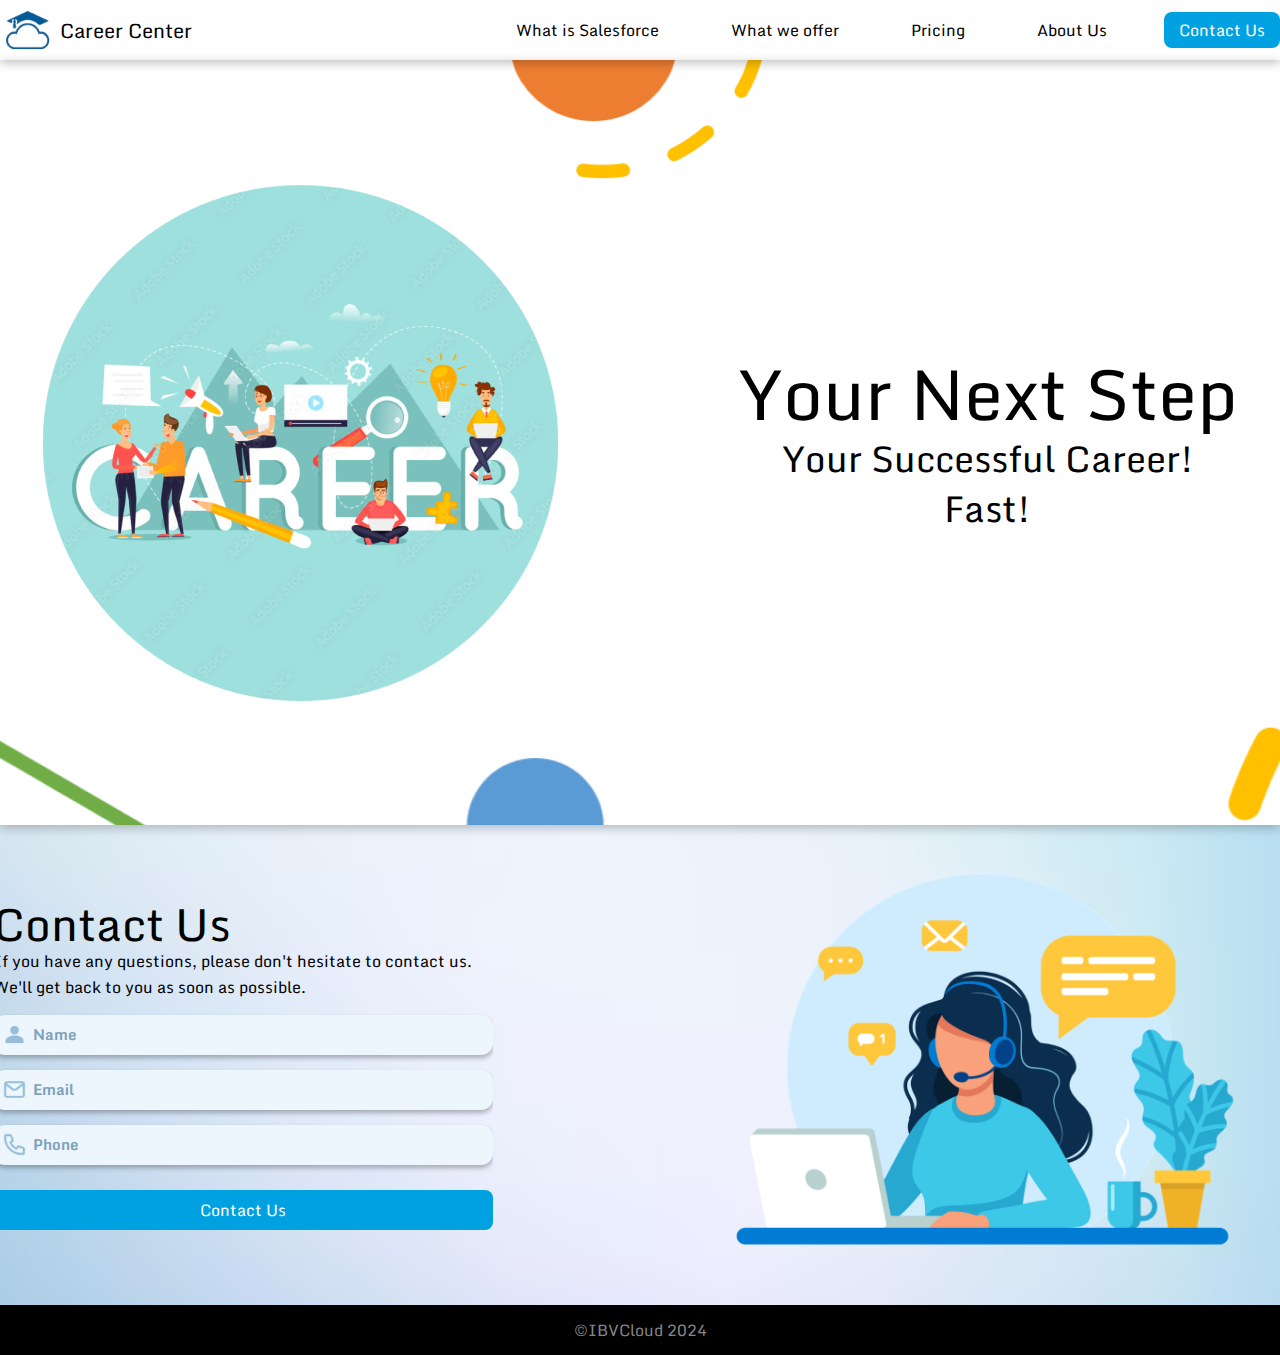
<file: index.html>
<!DOCTYPE html>
<html lang="en">
<head>
    <meta charset="UTF-8">
    <meta name="viewport" content="width=device-width, initial-scale=1.0">
    <title>Career Center | Home</title>
    <link rel="stylesheet" href="/style.css">
    <link href="https://fonts.googleapis.com/css2?family=Inter:wght@100&family=Monda:wght@400;700&display=swap" rel="stylesheet">
    <link rel="icon" type="image/png" href="/image/headerSiteLogo.png">
</head>
<body>
    <div class="homeContent">
        <div class="homePage">
            <div class="header">
                <div class="header_content">
                    <div class="header_logo">
                        <a href="/index.html" class="logo_link">
                            <img class="header_logo_icon" src="/image/headerSiteLogo.png" alt="Career Center Logo">
                            <span>Career Center</span>
                        </a>
                    </div>
                    <div class="header_navigationMenu">
                        <a href="/whatIsSalesforce.html" class="navigation_button">What is Salesforce</a>
                        <a href="/whatWeOffer.html" class="navigation_button">What we offer</a>
                        <a href="/pricing.html" class="navigation_button">Pricing</a>
                        <a href="/aboutUs.html" class="navigation_button">About Us</a>
                        <a href="#contactUsSection" class="navigation_button contact_us">Contact Us</a>
                    </div>  
                </div>
            </div>
            <div class="homePageContent">
                <img class="homePage_Logo" src="/image/homePageCareerIMG.png" alt="Career image">
                <div class="homeContent_Heading">
                    <div class="homeContent_Title">Your Next Step</div>
                    <div class="homeContent_Subtitle">Your Successful Career!</div>
                    <div class="homeContent_Subtitle">Fast!</div>
                <img class="sideMenu_homePage_Logo" src="/image/homePageCareerIMG.png" alt="Career image">
                </div>
            </div>
            <div class="contactUsForm" id="contactUsSection">
                <img class="sideMenu_contactUs_img" src="/image/ContactUsIcon.png" alt="Contact Us Icon">
                <div class="contactUsElement">
                    <div class="contactUs_Section">
                        <div class="contactUs_Title">Contact Us</div>
                        <div class="contactUs_Subtitle">If you have any questions, please don't hesitate to contact us. We'll get back to you as soon as possible.</div>
                        <form id="contactForm" action="https://api.web3forms.com/submit" method="POST">
                            <input type="hidden" name="access_key" value="4ecc26ee-fc57-48d5-bc95-fe5454afaef9">
                            <div class="contactUs_Input">
                                <div class="contactUs_Form">
                                    <img class="inputFotm_img" src="/image/contactName.png" alt="">
                                    <input id="Name" name="name" required maxlength="80" placeholder="Name" class="contactUs_Name contactUs_InputForm" type="text">
                                </div>
                                <div class="contactUs_Form">
                                    <img class="inputFotm_img" src="/image/ContactEmail.png" alt="">
                                    <input id="Email" name="email" required maxlength="80" placeholder="Email" class="contactUs_Email contactUs_InputForm" type="text">
                                </div>
                                <div class="contactUs_Form">
                                    <img class="inputFotm_img" src="/image/ContactNumber.png" alt="">
                                    <input id="Phone" name="Phone" required maxlength="80" placeholder="Phone" class="contactUs_Phone contactUs_InputForm" type="text">
                                </div>
                            </div>
                            <button id="submitButton" type="submit" class="contactUs_button">Contact Us</button>
                        </form>
                    </div>
                    <div class="thanksSection">
                        <div class="tick">✔</div>
                        <div class="thanksText">Thank you we will get in touch shortly!</div>
                    </div>        
                </div>
                <img class="contactUs_img" src="/image/ContactUsIcon.png" alt="Contact Us Icon">
            </div>
            <div class="footerContent">©IBVCloud 2024</div>
        </div>
        <div class="sideMenu_header hide">
            <div class="sideMenu_header_content">
                <a href="/index.html" class="sideMenu_logo_link">
                    <img class="sideMenu_header_logo_icon" src="/image/headerSiteLogo.png" alt="Career Center Logo">
                    <span>Career Center</span>
                </a>
                <div class="sideMenu_logoSeparator"></div>
                <div class="sideMenu_header_navigationMenu">
                    <a href="/whatIsSalesforce.html" class="sideMenu_navigation_button">What is Salesforce</a>
                    <a href="/whatWeOffer.html" class="sideMenu_navigation_button">What we offer</a>
                    <a href="/pricing.html" class="sideMenu_navigation_button">Pricing</a>
                    <a href="/aboutUs.html" class="sideMenu_navigation_button">About Us</a>
                    <a href="#contactUsSection" class="sideMenu_navigation_button contact_us">Contact Us</a>
                </div>  
            </div>
            <div class="sideMenu_footerInfo">
                ©IBVCloud 2024
            </div>
        </div>
        <div class="sideMenu_toogleOpenSideMenu">
            <svg class="ham hamRotate ham8" viewBox="0 0 100 100" width="80" onclick="this.classList.toggle('active')">
                <path class="line top" d="m 30,33 h 40 c 3.722839,0 7.5,3.126468 7.5,8.578427 0,5.451959 -2.727029,8.421573 -7.5,8.421573 h -20" />
                <path class="line middle"d="m 30,50 h 40" />
                <path class="line bottom" d="m 70,67 h -40 c 0,0 -7.5,-0.802118 -7.5,-8.365747 0,-7.563629 7.5,-8.634253 7.5,-8.634253 h 20" />
            </svg>
        </div>
    </div>
    <script src="/script.js"></script>
</body>
</html>
</file>
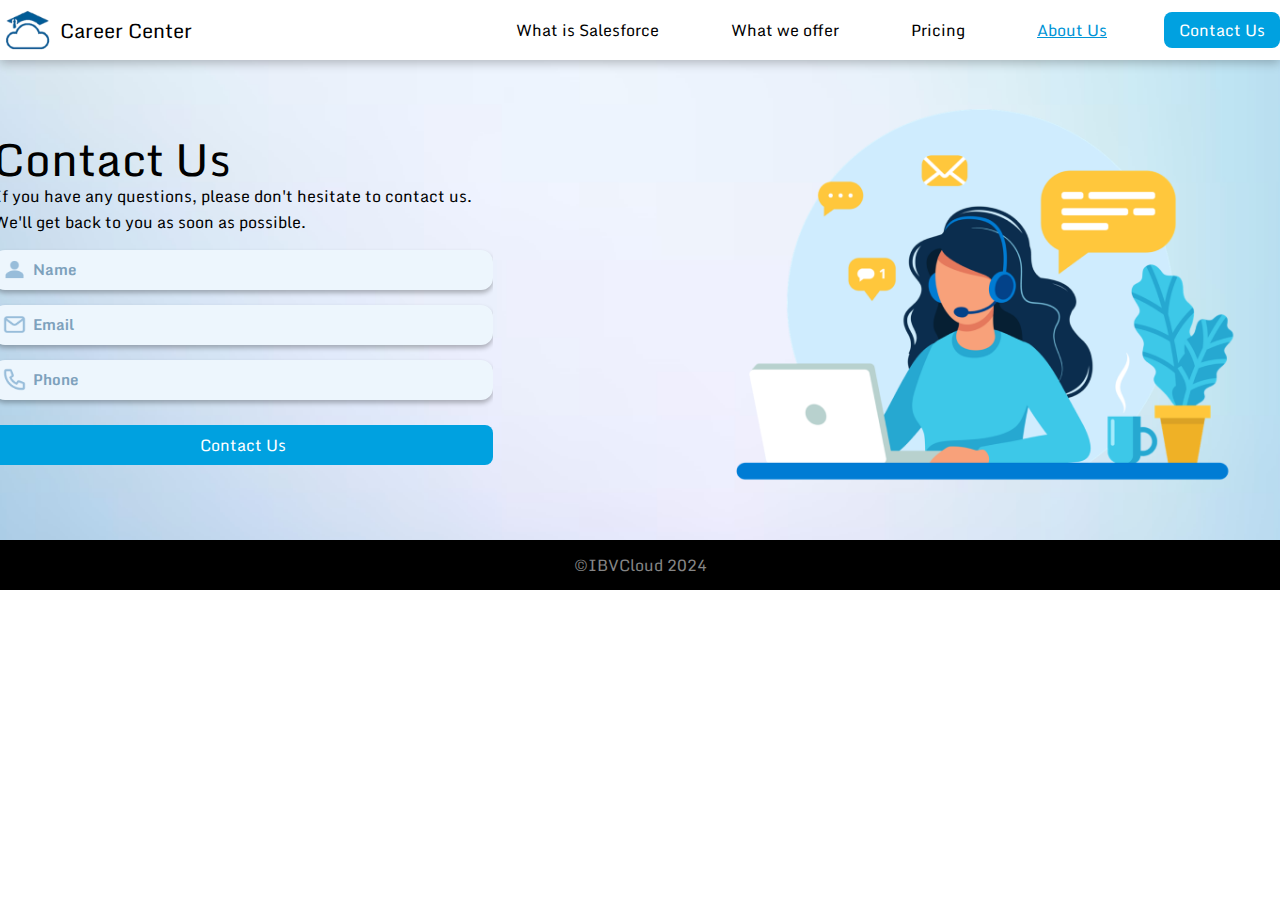
<file: aboutUs.html>
<!DOCTYPE html>
<html lang="en">
<head>
    <meta charset="UTF-8">
    <meta name="viewport" content="width=device-width, initial-scale=1.0">
    <title>Career Center | About Us</title>
    <link rel="stylesheet" href="/style.css">
    <link href="https://fonts.googleapis.com/css2?family=Inter:wght@100&family=Monda:wght@400;700&display=swap" rel="stylesheet">
    <link rel="icon" type="image/png" href="/image/headerSiteLogo.png">
</head>
<body>
    <div class="homePage">
        <div class="header">
            <div class="header_content">
                <div class="header_logo">
                    <a href="/index.html" class="logo_link">
                        <img class="header_logo_icon" src="/image/headerSiteLogo.png" alt="Career Center Logo">
                        <span>Career Center</span>
                    </a>
                </div>
                <div class="header_navigationMenu">
                    <a href="/whatIsSalesforce.html" class="navigation_button">What is Salesforce</a>
                    <a href="/whatWeOffer.html" class="navigation_button">What we offer</a>
                    <a href="/pricing.html" class="navigation_button">Pricing</a>
                    <a href="/aboutUs.html" class="navigation_button active">About Us</a>
                    <a href="#contactUsSection" class="navigation_button contact_us">Contact Us</a>
                </div>
            </div>
        </div>
        <div class="contactUsForm" id="contactUsSection">
            <img class="sideMenu_contactUs_img" src="/image/ContactUsIcon.png" alt="Contact Us Icon">
            <div class="contactUsElement">
                <div class="contactUs_Section">
                    <div class="contactUs_Title">Contact Us</div>
                    <div class="contactUs_Subtitle">If you have any questions, please don't hesitate to contact us. We'll get back to you as soon as possible.</div>
                    <form id="contactForm" action="https://api.web3forms.com/submit" method="POST">
                        <input type="hidden" name="access_key" value="4ecc26ee-fc57-48d5-bc95-fe5454afaef9">
                        <div class="contactUs_Input">
                            <div class="contactUs_Form">
                                <img class="inputFotm_img" src="/image/contactName.png" alt="">
                                <input id="Name" name="name" required maxlength="80" placeholder="Name" class="contactUs_Name contactUs_InputForm" type="text">
                            </div>
                            <div class="contactUs_Form">
                                <img class="inputFotm_img" src="/image/ContactEmail.png" alt="">
                                <input id="Email" name="email" required maxlength="80" placeholder="Email" class="contactUs_Email contactUs_InputForm" type="text">
                            </div>
                            <div class="contactUs_Form">
                                <img class="inputFotm_img" src="/image/ContactNumber.png" alt="">
                                <input id="Phone" name="Phone" required maxlength="80" placeholder="Phone" class="contactUs_Phone contactUs_InputForm" type="text">
                            </div>
                        </div>
                        <button id="submitButton" type="submit" class="contactUs_button">Contact Us</button>
                    </form>
                </div>
                <div class="thanksSection">
                    <div class="tick">✔</div>
                    <div class="thanksText">Thank you we will get in touch shortly!</div>
                </div>        
            </div>
            <img class="contactUs_img" src="/image/ContactUsIcon.png" alt="Contact Us Icon">
        </div>
        <div class="footerContent">©IBVCloud 2024</div>
    </div>
    <div class="sideMenu_header hide">
        <div class="sideMenu_header_content">
            <a href="/index.html" class="sideMenu_logo_link">
                <img class="sideMenu_header_logo_icon" src="/image/headerSiteLogo.png" alt="Career Center Logo">
                <span>Career Center</span>
            </a>
            <div class="sideMenu_logoSeparator"></div>
            <div class="sideMenu_header_navigationMenu">
                <a href="/whatIsSalesforce.html" class="sideMenu_navigation_button">What is Salesforce</a>
                <a href="/whatWeOffer.html" class="sideMenu_navigation_button">What we offer</a>
                <a href="/pricing.html" class="sideMenu_navigation_button">Pricing</a>
                <a href="/aboutUs.html" class="sideMenu_navigation_button current">About Us</a>
                <a href="#contactUsSection" class="sideMenu_navigation_button contact_us">Contact Us</a>
            </div>  
        </div>
        <div class="sideMenu_footerInfo">
            ©IBVCloud 2024
        </div>
    </div>
    <div class="sideMenu_toogleOpenSideMenu">
        <svg class="ham hamRotate ham8" viewBox="0 0 100 100" width="80" onclick="this.classList.toggle('active')">
            <path class="line top" d="m 30,33 h 40 c 3.722839,0 7.5,3.126468 7.5,8.578427 0,5.451959 -2.727029,8.421573 -7.5,8.421573 h -20" />
            <path class="line middle"d="m 30,50 h 40" />
            <path class="line bottom" d="m 70,67 h -40 c 0,0 -7.5,-0.802118 -7.5,-8.365747 0,-7.563629 7.5,-8.634253 7.5,-8.634253 h 20" />
        </svg>
    </div>
</div>
<script src="/script.js"></script>
</body>
</html>
</file>
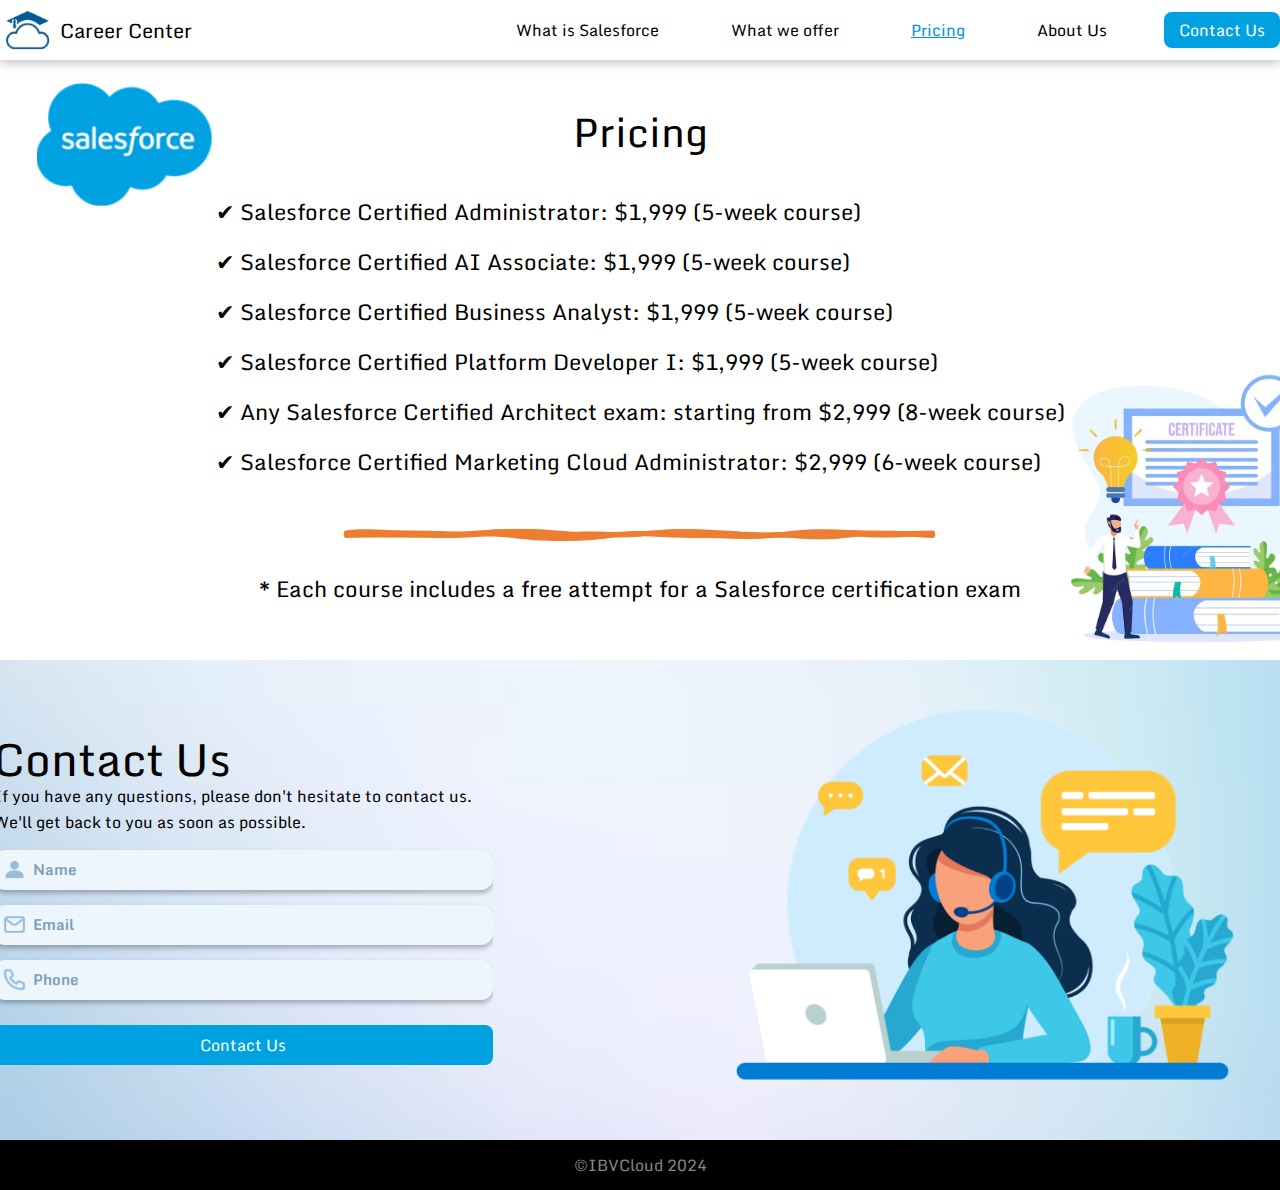
<file: pricing.html>
<!DOCTYPE html>
<html lang="en">
<head>
    <meta charset="UTF-8">
    <meta name="viewport" content="width=device-width, initial-scale=1.0">
    <title>Career Center | Pricing</title>
    <link rel="stylesheet" href="/style.css">
    <link href="https://fonts.googleapis.com/css2?family=Inter:wght@100&family=Monda:wght@400;700&display=swap" rel="stylesheet">
    <link rel="icon" type="image/png" href="/image/headerSiteLogo.png">
</head>
<body>
    <div class="homePage">
        <div class="header">
            <div class="header_content">
                <div class="header_logo">
                    <a href="/index.html" class="logo_link">
                        <img class="header_logo_icon" src="/image/headerSiteLogo.png" alt="Career Center Logo">
                        <span>Career Center</span>
                    </a>
                </div>
                <div class="header_navigationMenu">
                    <a href="/whatIsSalesforce.html" class="navigation_button">What is Salesforce</a>
                    <a href="/whatWeOffer.html" class="navigation_button">What we offer</a>
                    <a href="/pricing.html" class="navigation_button active">Pricing</a>
                    <a href="/aboutUs.html" class="navigation_button">About Us</a>
                    <a href="#contactUsSection" class="navigation_button contact_us">Contact Us</a>
                </div>
            </div>
        </div>
        <div class="pricing">
            <div class="pricing_sectionTitle">Pricing</div>
            <div class="pricing_list">
                <div class="pricing_listItem">✔ Salesforce Certified Administrator: $1,999 (5-week course)</div>
                <div class="pricing_listItem">✔ Salesforce Certified AI Associate: $1,999 (5-week course)</div>
                <div class="pricing_listItem">✔ Salesforce Certified Business Analyst: $1,999 (5-week course)</div>
                <div class="pricing_listItem">✔ Salesforce Certified Platform Developer I: $1,999 (5-week course)</div>
                <div class="pricing_listItem">✔ Any Salesforce Certified Architect exam: starting from $2,999 (8-week course)</div>
                <div class="pricing_listItem">✔ Salesforce Certified Marketing Cloud Administrator: $2,999 (6-week course)</div>
            </div>
            <img class="sideMenu_pricing_separator" src="/image/pricingSeparator.png" alt="separator">
            <div class="pricing_icons">
                <img class="pricing_separator" src="/image/pricingSeparator.png" alt="separator">
                <img class="pricing_icon price_certification" src="/image/certificate_pricing.png" alt="certificate">
                <img class="pricing_icon price_salescolud" src="/image/salesforceicon.png" alt="certificate">
            </div>
            <div class="pricing_specification">* Each course includes a free attempt for a Salesforce certification exam</div>
            
        </div>
        <div class="contactUsForm" id="contactUsSection">
            <img class="sideMenu_contactUs_img" src="/image/ContactUsIcon.png" alt="Contact Us Icon">
            <div class="contactUsElement">
                <div class="contactUs_Section">
                    <div class="contactUs_Title">Contact Us</div>
                    <div class="contactUs_Subtitle">If you have any questions, please don't hesitate to contact us. We'll get back to you as soon as possible.</div>
                    <form id="contactForm" action="https://api.web3forms.com/submit" method="POST">
                        <input type="hidden" name="access_key" value="4ecc26ee-fc57-48d5-bc95-fe5454afaef9">
                        <div class="contactUs_Input">
                            <div class="contactUs_Form">
                                <img class="inputFotm_img" src="/image/contactName.png" alt="">
                                <input id="Name" name="name" required maxlength="80" placeholder="Name" class="contactUs_Name contactUs_InputForm" type="text">
                            </div>
                            <div class="contactUs_Form">
                                <img class="inputFotm_img" src="/image/ContactEmail.png" alt="">
                                <input id="Email" name="email" required maxlength="80" placeholder="Email" class="contactUs_Email contactUs_InputForm" type="text">
                            </div>
                            <div class="contactUs_Form">
                                <img class="inputFotm_img" src="/image/ContactNumber.png" alt="">
                                <input id="Phone" name="Phone" required maxlength="80" placeholder="Phone" class="contactUs_Phone contactUs_InputForm" type="text">
                            </div>
                        </div>
                        <button id="submitButton" type="submit" class="contactUs_button">Contact Us</button>
                    </form>
                </div>
                <div class="thanksSection">
                    <div class="tick">✔</div>
                    <div class="thanksText">Thank you we will get in touch shortly!</div>
                </div>        
            </div>
            <img class="contactUs_img" src="/image/ContactUsIcon.png" alt="Contact Us Icon">
        </div>
        <div class="footerContent">©IBVCloud 2024</div>
    </div>
    <div class="sideMenu_header hide">
        <div class="sideMenu_header_content">
            <a href="/index.html" class="sideMenu_logo_link">
                <img class="sideMenu_header_logo_icon" src="/image/headerSiteLogo.png" alt="Career Center Logo">
                <span>Career Center</span>
            </a>
            <div class="sideMenu_logoSeparator"></div>
            <div class="sideMenu_header_navigationMenu">
                <a href="/whatIsSalesforce.html" class="sideMenu_navigation_button">What is Salesforce</a>
                <a href="/whatWeOffer.html" class="sideMenu_navigation_button">What we offer</a>
                <a href="/pricing.html" class="sideMenu_navigation_button current">Pricing</a>
                <a href="/aboutUs.html" class="sideMenu_navigation_button">About Us</a>
                <a href="#contactUsSection" class="sideMenu_navigation_button contact_us">Contact Us</a>
            </div>  
        </div>
        <div class="sideMenu_footerInfo">
            ©IBVCloud 2024
        </div>
    </div>
    <div class="sideMenu_toogleOpenSideMenu">
        <svg class="ham hamRotate ham8" viewBox="0 0 100 100" width="80" onclick="this.classList.toggle('active')">
            <path class="line top" d="m 30,33 h 40 c 3.722839,0 7.5,3.126468 7.5,8.578427 0,5.451959 -2.727029,8.421573 -7.5,8.421573 h -20" />
            <path class="line middle"d="m 30,50 h 40" />
            <path class="line bottom" d="m 70,67 h -40 c 0,0 -7.5,-0.802118 -7.5,-8.365747 0,-7.563629 7.5,-8.634253 7.5,-8.634253 h 20" />
        </svg>
    </div>
</div>
<script src="/script.js"></script>
</body>
</html>
</file>
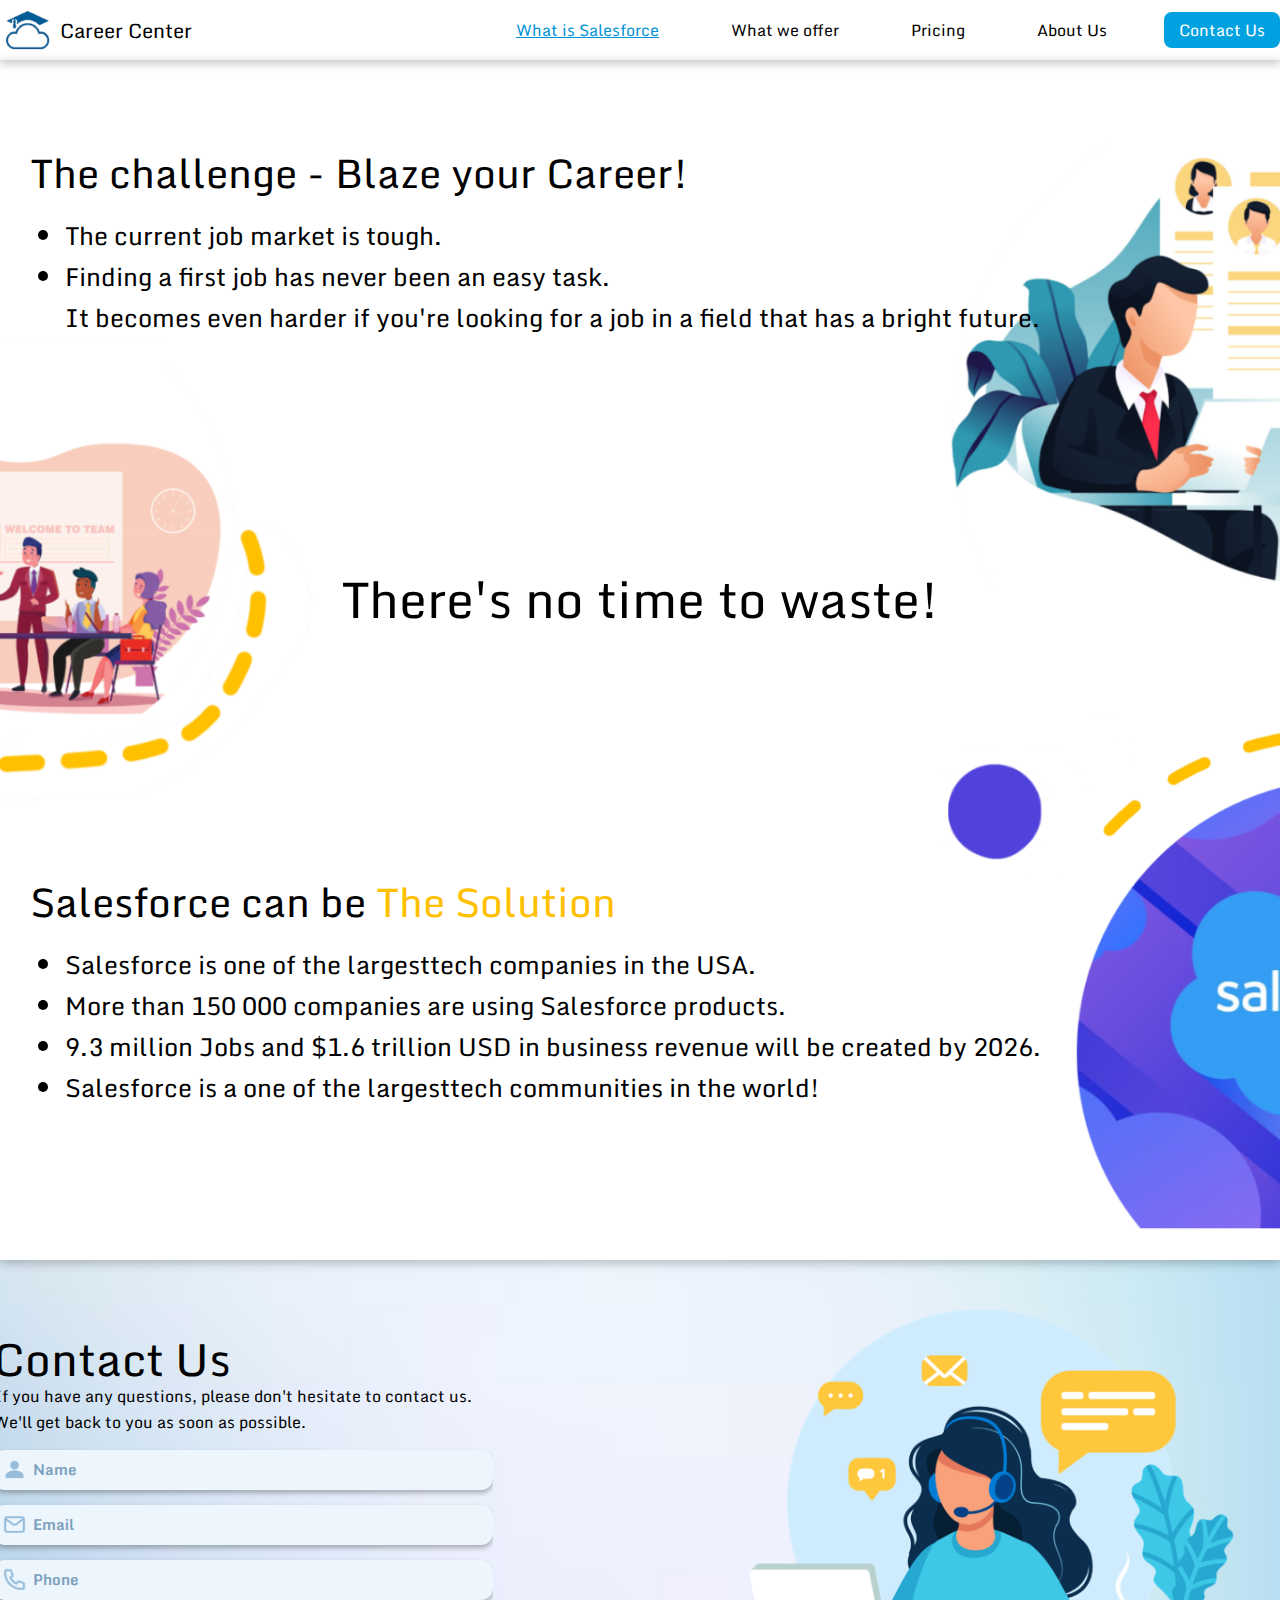
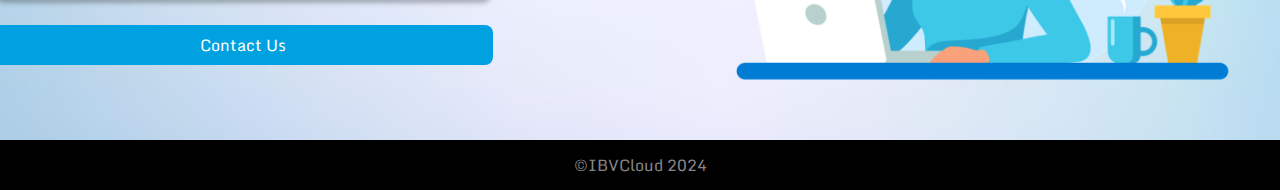
<file: whatIsSalesforce.html>
<!DOCTYPE html>
<html lang="en">
<head>
    <meta charset="UTF-8">
    <meta name="viewport" content="width=device-width, initial-scale=1.0">
    <title>Career Center | What is Salesforce</title>
    <link rel="stylesheet" href="/style.css">
    <link href="https://fonts.googleapis.com/css2?family=Inter:wght@100&family=Monda:wght@400;700&display=swap" rel="stylesheet">
    <link rel="icon" type="image/png" href="/image/headerSiteLogo.png">
</head>
<body>
    <div class="homePage">
        <div class="header">
            <div class="header_content">
                <div class="header_logo">
                    <a href="/index.html" class="logo_link">
                        <img class="header_logo_icon" src="/image/headerSiteLogo.png" alt="Career Center Logo">
                        <span>Career Center</span>
                    </a>
                </div>
                <div class="header_navigationMenu">
                    <a href="/whatIsSalesforce.html" class="navigation_button active">What is Salesforce</a>
                    <a href="/whatWeOffer.html" class="navigation_button">What we offer</a>
                    <a href="/pricing.html" class="navigation_button">Pricing</a>
                    <a href="/aboutUs.html" class="navigation_button">About Us</a>
                    <a href="#contactUsSection" class="navigation_button contact_us">Contact Us</a>
                </div>
            </div>
        </div>
        <div class="whatIsSalesforce">
            <div class="whatIsSalesforce_content">
                <div class="whatIsSalesforce_TextBlock1">
                    <div class="textBlock_Title">The challenge - Blaze your Career!</div>
                    <div class="textBlock_list">
                        <ul>
                            <li>The current job market is tough.</li>
                            <li>Finding a first job has never been an easy task. <br>It becomes even harder if you're looking for a job in a field that has a bright future.</li>
                        </ul>                    
                    </div>
                </div>
                <div class="sideMenu_whatIsSalesforceImgRight1">
                    <img class="sideMenu_whatIsSalesforceImg" src="/image/whatIsSalesforceImg1Right.png" alt="">
                </div>
                <div class="textBlock_waste">There's no time to waste!</div>
                <img class="sideMenu_whatIsSalesforceCenterTeam" src="/image/whatIsSalesforceImg1Left.jpg" alt="">
                <div class="whatIsSalesforce_TextBlock2">
                    <div class="textBlock_Title">Salesforce can be <span class="textBlock_Solution">The Solution</span></div>
                    <div class="textBlock_list">
                        <ul>
                            <li>Salesforce is one of the largesttech companies in the USA.</li>
                            <li>More than 150 000 companies are using Salesforce products.</li>
                            <li>9.3 million Jobs and $1.6 trillion USD in business revenue will be created by 2026.</li>
                            <li>Salesforce is a one of the largesttech communities in the world!</li>
                        </ul>                    
                    </div>
                </div>
                <div class="sideMenu_whatIsSalesforceCenter">
                    <img class="sideMenu_whatIsSalesforceCenterCloud" src="/image/salesforceicon.svg" alt="">
                </div>
            </div>
        </div>
        <div class="contactUsForm" id="contactUsSection">
            <img class="sideMenu_contactUs_img" src="/image/ContactUsIcon.png" alt="Contact Us Icon">
            <div class="contactUsElement">
                <div class="contactUs_Section">
                    <div class="contactUs_Title">Contact Us</div>
                    <div class="contactUs_Subtitle">If you have any questions, please don't hesitate to contact us. We'll get back to you as soon as possible.</div>
                    <form id="contactForm" action="https://api.web3forms.com/submit" method="POST">
                        <input type="hidden" name="access_key" value="4ecc26ee-fc57-48d5-bc95-fe5454afaef9">
                        <div class="contactUs_Input">
                            <div class="contactUs_Form">
                                <img class="inputFotm_img" src="/image/contactName.png" alt="">
                                <input id="Name" name="name" required maxlength="80" placeholder="Name" class="contactUs_Name contactUs_InputForm" type="text">
                            </div>
                            <div class="contactUs_Form">
                                <img class="inputFotm_img" src="/image/ContactEmail.png" alt="">
                                <input id="Email" name="email" required maxlength="80" placeholder="Email" class="contactUs_Email contactUs_InputForm" type="text">
                            </div>
                            <div class="contactUs_Form">
                                <img class="inputFotm_img" src="/image/ContactNumber.png" alt="">
                                <input id="Phone" name="Phone" required maxlength="80" placeholder="Phone" class="contactUs_Phone contactUs_InputForm" type="text">
                            </div>
                        </div>
                        <button id="submitButton" type="submit" class="contactUs_button">Contact Us</button>
                    </form>
                </div>
                <div class="thanksSection">
                    <div class="tick">✔</div>
                    <div class="thanksText">Thank you we will get in touch shortly!</div>
                </div>        
            </div>
            <img class="contactUs_img" src="/image/ContactUsIcon.png" alt="Contact Us Icon">
        </div>
        <div class="footerContent">©IBVCloud 2024</div>
    </div>
    <div class="sideMenu_header hide">
        <div class="sideMenu_header_content">
            <a href="/index.html" class="sideMenu_logo_link">
                <img class="sideMenu_header_logo_icon" src="/image/headerSiteLogo.png" alt="Career Center Logo">
                <span>Career Center</span>
            </a>
            <div class="sideMenu_logoSeparator"></div>
            <div class="sideMenu_header_navigationMenu">
                <a href="/whatIsSalesforce.html" class="sideMenu_navigation_button current">What is Salesforce</a>
                <a href="/whatWeOffer.html" class="sideMenu_navigation_button ">What we offer</a>
                <a href="/pricing.html" class="sideMenu_navigation_button">Pricing</a>
                <a href="/aboutUs.html" class="sideMenu_navigation_button">About Us</a>
                <a href="#contactUsSection" class="sideMenu_navigation_button contact_us">Contact Us</a>
            </div>  
        </div>
        <div class="sideMenu_footerInfo">
            ©IBVCloud 2024
        </div>
    </div>
    <div class="sideMenu_toogleOpenSideMenu">
        <svg class="ham hamRotate ham8" viewBox="0 0 100 100" width="80" onclick="this.classList.toggle('active')">
            <path class="line top" d="m 30,33 h 40 c 3.722839,0 7.5,3.126468 7.5,8.578427 0,5.451959 -2.727029,8.421573 -7.5,8.421573 h -20" />
            <path class="line middle"d="m 30,50 h 40" />
            <path class="line bottom" d="m 70,67 h -40 c 0,0 -7.5,-0.802118 -7.5,-8.365747 0,-7.563629 7.5,-8.634253 7.5,-8.634253 h 20" />
        </svg>
    </div>
</div>
<script src="/script.js"></script>
</body>
</html>
</file>
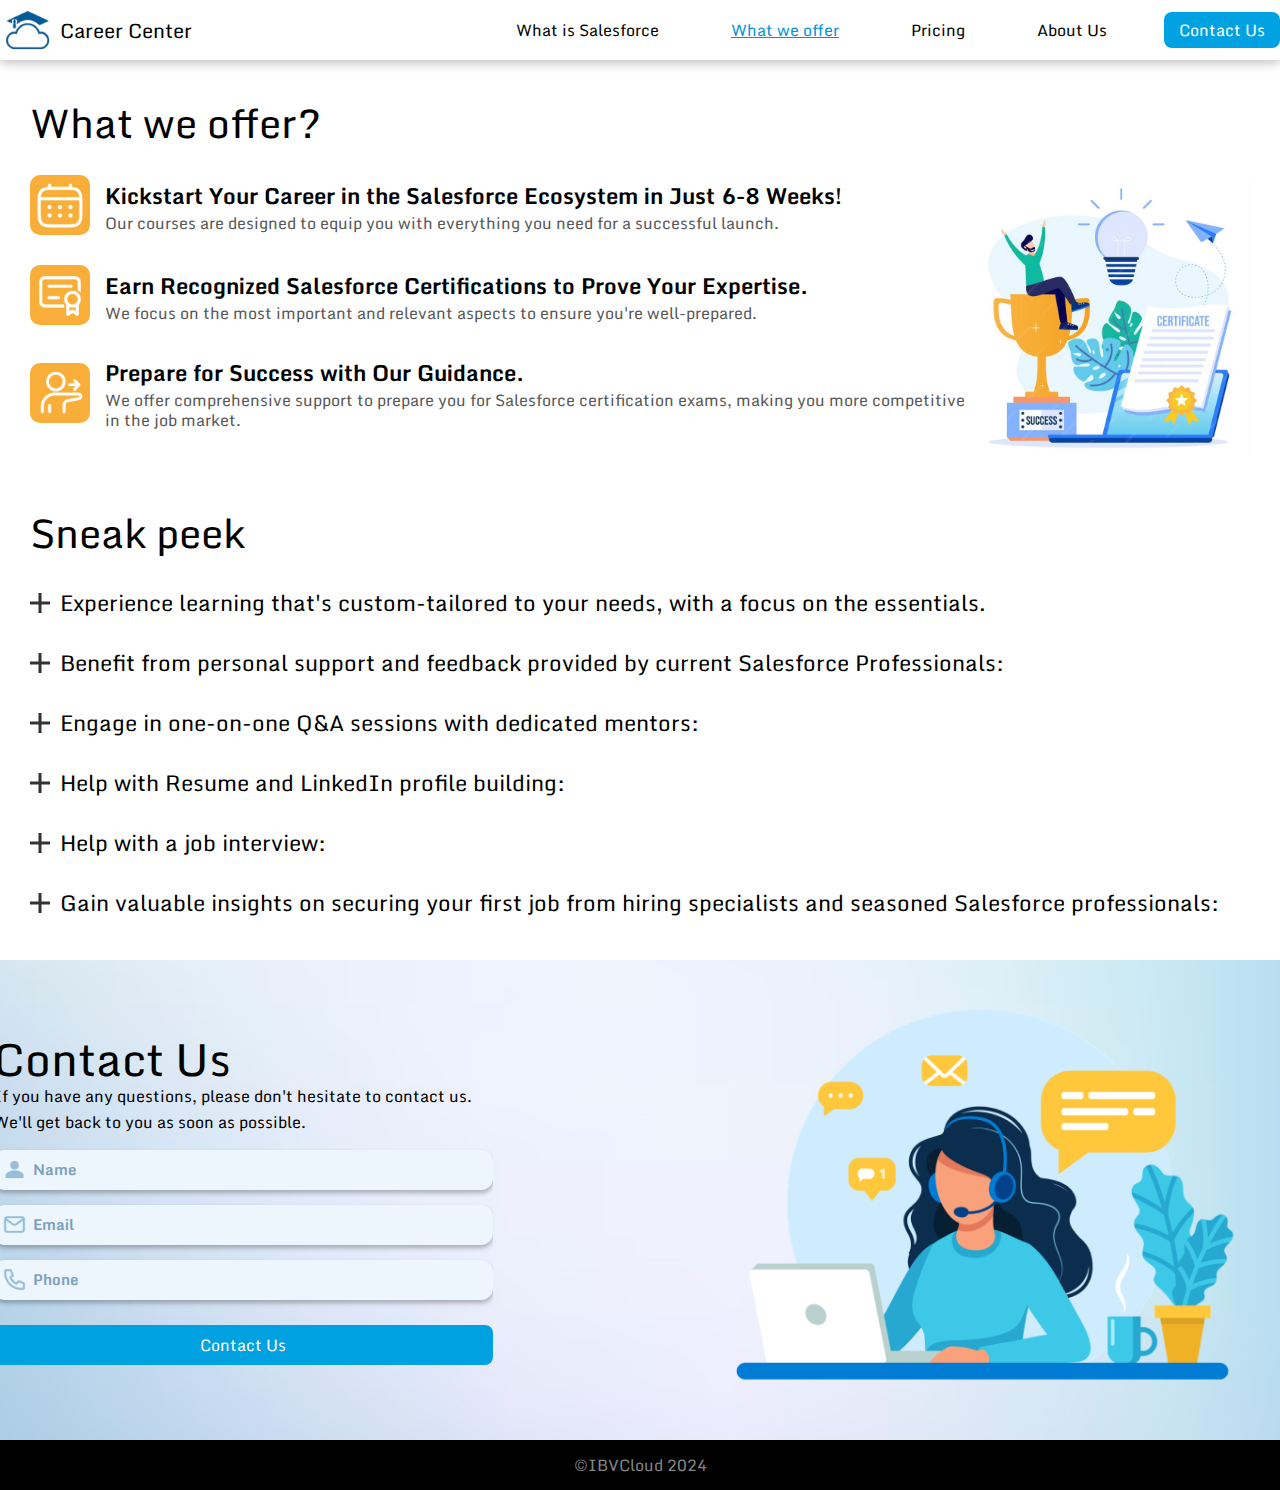
<file: whatWeOffer.html>
<!DOCTYPE html>
<html lang="en">
<head>
    <meta charset="UTF-8">
    <meta name="viewport" content="width=device-width, initial-scale=1.0">
    <title>Career Center | What we offer</title>
    <link rel="stylesheet" href="/style.css">
    <link href="https://fonts.googleapis.com/css2?family=Inter:wght@100&family=Monda:wght@400;700&display=swap" rel="stylesheet">
    <link rel="icon" type="image/png" href="/image/headerSiteLogo.png">
</head>
<body>
    <div class="homePage">
        <div class="header">
            <div class="header_content">
                <div class="header_logo">
                    <a href="/index.html" class="logo_link">
                        <img class="header_logo_icon" src="/image/headerSiteLogo.png" alt="Career Center Logo">
                        <span>Career Center</span>
                    </a>
                </div>
                <div class="header_navigationMenu">
                    <a href="/whatIsSalesforce.html" class="navigation_button">What is Salesforce</a>
                    <a href="/whatWeOffer.html" class="navigation_button active">What we offer</a>
                    <a href="/pricing.html" class="navigation_button">Pricing</a>
                    <a href="/aboutUs.html" class="navigation_button">About Us</a>
                    <a href="#contactUsSection" class="navigation_button contact_us">Contact Us</a>
                </div>
            </div>
        </div>
        <div class="whatWeOffer">
            <div class="whatWeOffer_section">
                <div class="whatWeOffer_title">What we offer?</div>
                <div class="whatWeOffer_element1">
                    <div class="offer_elements">
                        <div class="offer_element">
                            <img class="element_icon" src="/image/offer_calendar.png" alt="Calendar">
                            <div class="element_content">
                                <div class="content_title">Kickstart Your Career in the Salesforce Ecosystem in Just 6-8 Weeks!</div>
                                <div class="content_subtitle">Our courses are designed to equip you with everything you need for a successful launch.</div>
                            </div>
                        </div>
                        <div class="offer_element">
                            <img class="element_icon" src="/image/offer_certificate.png" alt="Certificate">
                            <div class="element_content">
                                <div class="content_title">Earn Recognized Salesforce Certifications to Prove Your Expertise.</div>
                                <div class="content_subtitle">We focus on the most important and relevant aspects to ensure you're well-prepared.</div>
                            </div>
                        </div>
                        <div class="offer_element">
                            <img class="element_icon" src="/image/offer_guide.png" alt="Guide">
                            <div class="element_content">
                                <div class="content_title">Prepare for Success with Our Guidance.</div>
                                <div class="content_subtitle">We offer comprehensive support to prepare you for Salesforce certification exams, making you more competitive in the job market.</div>
                            </div>
                        </div>
                    </div>
                    <img class="offer_certificationIcon" src="/image/offer_certificateIcon.png" alt="certificate icon">
                </div>
                <div class="offerSeparatorIcon">
                    <img class="sideMenu_offer_certificationIcon" src="/image/offer_certificateIcon.png" alt="certificate icon">
                </div>
                <div class="whatWeOffer_element2">
                    <div class="whatWeOffer_title">Sneak peek</div>
                    <div class="accordionSection">
                        <div class="accordionElement">
                            <div class="elementSection">
                                <div class="plusSeparate">
                                    <div class="elementPlus"></div>
                                </div>
                                <div class="elementTitle">Experience learning that's custom-tailored to your needs, with a focus on the essentials.</div>
                            </div>
                            <div class="elementList hidden">
                                <div class="elementListItem">✔ Programs are based on desired Salesforce career path: Administrator, Developer, Consultant or an Architect.</div>
                                <div class="elementListItem">✔ Individual approach to every student based on their strength and weaknesses outlined during a program.</div>
                                <div class="elementListItem">✔ Quizzes are individually created for students based on areas of studying that need an emphasis.</div>
                            </div>
                        </div>
                        <div class="accordionElement">
                            <div class="elementSection">
                                <div class="plusSeparate">
                                    <div class="elementPlus"></div>
                                </div>                                
                                <div class="elementTitle">Benefit from personal support and feedback provided by current Salesforce Professionals:</div>
                            </div>
                            <div class="elementList hidden">
                                <div class="elementListItem">✔ Individual approach to every student.</div>
                                <div class="elementListItem">✔ Every student gets one-on-one time with a Salesforce professional throughout a course.</div>
                                <div class="elementListItem">✔ Every student gets personalized support from an actively certified, experienced and a highly accomplished Salesforce professional.</div>
                                <div class="elementListItem activeElement">✔ Our end goal: every student gets a full-time or part-time position working as a Salesforce professional with a competitive compensation rate!</div>
                            </div>
                        </div>
                        <div class="accordionElement">
                            <div class="elementSection">
                                <div class="plusSeparate">
                                    <div class="elementPlus"></div>
                                </div>                                
                                <div class="elementTitle">Engage in one-on-one Q&A sessions with dedicated mentors:</div>
                            </div>
                            <div class="elementList hidden">
                                <div class="elementListItem">✔ One-on-one sessions with Salesforce professionals at least 3 times throughout a course: beginning, midway and before a certification exam.</div>
                                <div class="elementListItem">✔ One-on-one sessions on demand:</div>
                                <div class="subElementList">
                                    <div class="elementListItem">• To get more help with a certification exam preparation</div>
                                    <div class="elementListItem">• To get more help with resume building, LinkedIn profile building, etc.</div>
                                    <div class="elementListItem">• To get more help with a scheduled job interview preparation</div>
                                    <div class="elementListItem">• For general mentorship purposes</div>
                                </div>
                            </div>
                        </div>
                        <div class="accordionElement">
                            <div class="elementSection">
                                <div class="plusSeparate">
                                    <div class="elementPlus"></div>
                                </div>
                                <div class="elementTitle">Help with Resume and LinkedIn profile building:</div>
                            </div>
                            <div class="elementList hidden">
                                <div class="elementListItem">✔ Help from active and accomplished Salesforce experts on how they built their resumes and LinkedIn profiles after years of experience.</div>
                                <div class="elementListItem">✔ Help from recruitment professionals on what works and what does not.</div>
                                <div class="elementListItem">✔ Individual approach to every student!</div>
                            </div>
                        </div>
                        <div class="accordionElement">
                            <div class="elementSection">
                                <div class="plusSeparate">
                                    <div class="elementPlus"></div>
                                </div>
                                <div class="elementTitle">Help with a job interview:</div>
                            </div>
                            <div class="elementList hidden">
                                <div class="elementListItem">✔ What companies that hire Salesforce professionals are looking in a candidate.</div>
                                <div class="elementListItem">✔ Dos and Don'ts during an interview.</div>
                                <div class="elementListItem">✔ How to negotiate the best salary rate.</div>
                                <div class="elementListItem">✔ Individual approach to every student: interview prep.</div>
                            </div>
                        </div>
                        <div class="accordionElement">
                            <div class="elementSection">
                                <div class="plusSeparate">
                                    <div class="elementPlus"></div>
                                </div>
                                <div class="elementTitle">Gain valuable insights on securing your first job from hiring specialists and seasoned Salesforce professionals:</div>
                            </div>
                            <div class="elementList hidden">
                                <div class="elementListItem">✔ You're got a job: how to prove yourself and grow?</div>
                                <div class="elementListItem">✔ Specific recommendations based on a company, where you are going to work.</div>
                                <div class="elementListItem">✔ Salesforce career trajectory: prospective, goals and more advanced Salesforce certifications.</div>
                                <div class="elementListItem">✔ Individual approach to every student: mentoring support even after you have started in your first Salesforce role.</div>
                            </div>
                        </div>
                    </div>
                </div>
            </div>
        </div>
        <div class="contactUsForm" id="contactUsSection">
            <img class="sideMenu_contactUs_img" src="/image/ContactUsIcon.png" alt="Contact Us Icon">
            <div class="contactUsElement">
                <div class="contactUs_Section">
                    <div class="contactUs_Title">Contact Us</div>
                    <div class="contactUs_Subtitle">If you have any questions, please don't hesitate to contact us. We'll get back to you as soon as possible.</div>
                    <form id="contactForm" action="https://api.web3forms.com/submit" method="POST">
                        <input type="hidden" name="access_key" value="4ecc26ee-fc57-48d5-bc95-fe5454afaef9">
                        <div class="contactUs_Input">
                            <div class="contactUs_Form">
                                <img class="inputFotm_img" src="/image/contactName.png" alt="">
                                <input id="Name" name="name" required maxlength="80" placeholder="Name" class="contactUs_Name contactUs_InputForm" type="text">
                            </div>
                            <div class="contactUs_Form">
                                <img class="inputFotm_img" src="/image/ContactEmail.png" alt="">
                                <input id="Email" name="email" required maxlength="80" placeholder="Email" class="contactUs_Email contactUs_InputForm" type="text">
                            </div>
                            <div class="contactUs_Form">
                                <img class="inputFotm_img" src="/image/ContactNumber.png" alt="">
                                <input id="Phone" name="Phone" required maxlength="80" placeholder="Phone" class="contactUs_Phone contactUs_InputForm" type="text">
                            </div>
                        </div>
                        <button id="submitButton" type="submit" class="contactUs_button">Contact Us</button>
                    </form>
                </div>
                <div class="thanksSection">
                    <div class="tick">✔</div>
                    <div class="thanksText">Thank you we will get in touch shortly!</div>
                </div>        
            </div>
            <img class="contactUs_img" src="/image/ContactUsIcon.png" alt="Contact Us Icon">
        </div>
        <div class="footerContent">©IBVCloud 2024</div>
    </div>
    <div class="sideMenu_header hide">
        <div class="sideMenu_header_content">
            <a href="/index.html" class="sideMenu_logo_link">
                <img class="sideMenu_header_logo_icon" src="/image/headerSiteLogo.png" alt="Career Center Logo">
                <span>Career Center</span>
            </a>
            <div class="sideMenu_logoSeparator"></div>
            <div class="sideMenu_header_navigationMenu">
                <a href="/whatIsSalesforce.html" class="sideMenu_navigation_button">What is Salesforce</a>
                <a href="/whatWeOffer.html" class="sideMenu_navigation_button current">What we offer</a>
                <a href="/pricing.html" class="sideMenu_navigation_button">Pricing</a>
                <a href="/aboutUs.html" class="sideMenu_navigation_button">About Us</a>
                <a href="#contactUsSection" class="sideMenu_navigation_button contact_us">Contact Us</a>
            </div>  
        </div>
        <div class="sideMenu_footerInfo">
            ©IBVCloud 2024
        </div>
    </div>
    <div class="sideMenu_toogleOpenSideMenu">
        <svg class="ham hamRotate ham8" viewBox="0 0 100 100" width="80" onclick="this.classList.toggle('active')">
            <path class="line top" d="m 30,33 h 40 c 3.722839,0 7.5,3.126468 7.5,8.578427 0,5.451959 -2.727029,8.421573 -7.5,8.421573 h -20" />
            <path class="line middle"d="m 30,50 h 40" />
            <path class="line bottom" d="m 70,67 h -40 c 0,0 -7.5,-0.802118 -7.5,-8.365747 0,-7.563629 7.5,-8.634253 7.5,-8.634253 h 20" />
        </svg>
    </div>
</div>
<script src="/script.js"></script>
</body>
</html>
</file>
<file: style.css>
* {
  padding: 0;
  margin: 0;
  box-sizing: border-box;
  font-family: "Monda", sans-serif;
  font-weight: 400;
  font-style: normal;
}

.homeContent{
  /* position: relative;
  height: 100%; */
}

html {
  scroll-behavior: smooth;
}

.monda-regular {
  font-family: "Monda", sans-serif;
  font-weight: 400;
  font-style: normal;
}

.monda-bold {
  font-family: "Monda", sans-serif;
  font-weight: 700;
  font-style: normal;
}

/* Header */
.header {
  height: 60px;
  width: 100%;
  display: flex;
  justify-content: center;
  box-shadow: rgba(0, 0, 0, 0.25) 0px 3px 10px;
  position: relative;
  z-index: 10;
}

.sideMenu_header, .sideMenu_toogleOpenSideMenu{
  display: none;
}

.header_content {
  display: flex;
  justify-content: space-between;
  height: 100%;
  width: 1500px;
}

.header_logo {
  height: 100%;
  display: flex;
  align-items: center;
}

.header_logo_icon {
  width: 55px;
}

.logo_link {
  display: flex;
  align-items: center;
  text-decoration: none;
  font-size: 20px;
  color: #000;
  gap: 5px;
}

.logo_link:hover {
  color: #00a1e0;
  transition: color 0.2s ease;
}

.logo_link:active {
  color: #005f96;
}

.header_navigationMenu {
  display: flex;
  align-items: center;
  gap: 42px;
  font-size: 16px;
}

  .sideMenu_whatIsSalesforceCenterTeam{
    display: none;
  }

.navigation_button,
.navigation_button.contact_us {
  color: #000;
  padding: 5px 15px;
  border-radius: 8px;
  text-decoration: none;
  transition: background-color 0.2s ease-in-out, color 0.2s ease;
}

.navigation_button:hover {
  color: #00a1e0;
  text-decoration: underline;
  text-decoration-color: #00a1e0;
}

.navigation_button.contact_us {
  background-color: #00a1e0;
  color: white;
  padding: 5px 15px;
  border-radius: 8px;
}

.navigation_button.contact_us:hover {
  background-color: #0094d6;
  text-decoration: none;
}

.navigation_button.contact_us:active {
  background-color: #007b9e;
  transform: scale(0.98);
}

.active {
  color: #0094d6;
  text-decoration: underline;
}

/* .sideMenu_header {
  display: none;
} */

/* ContactUsForm */
.contactUsForm {
  height: 480px;

  background-image: url("/image/ContactUsBC.png");
  background-size: cover;
  background-position: center;
  background-repeat: no-repeat;

  display: flex;
  justify-content: center;
  align-items: center;
  gap: 180px;
}

.contactUsElement {
  height: 100%;
  display: flex;
  justify-content: center;
  align-items: center;
  width: 550px;
}

.contactUs_Section {
  width: 500px;
  overflow: hidden;
  opacity: 1;
  transition: opacity 1s;
}

.contactUs_Section.hide {
  opacity: 0;
  width: 0;
  transition: opacity 1s;
}

.contactUs_Title {
  font-size: 45px;
  line-height: 48px;
}

.contactUs_Subtitle {
  font-size: 16px;
}

.contactUs_Input {
  margin-top: 10px;
}

.contactUs_InputForm:focus {
  border: 1px solid #55b5ff;
  box-shadow: 0 0 5px #55b5ff;
  outline: none;
}

.contactUs_InputForm::placeholder {
  font-family: "Monda", sans-serif;
  font-weight: 700;
  color: #7da1bc;

  font-size: 15px;
}

.contactUs_Form {
  margin: 15px 0;
  position: relative;
}

.inputFotm_img {
  position: absolute;
  width: 25px;
  z-index: 1;
  top: 7px;
  left: 9px;
}

.contactUs_InputForm {
  position: relative;

  height: 40px;
  width: 100%;

  border: none;
  border-radius: 12px;
  box-shadow: rgba(0, 0, 0, 0.28) 0px 3px 5px;
  background-color: #edf6fd;
  padding-left: 40px;
  font-family: "Monda", sans-serif;
  font-weight: 400;
}

.contactUs_Name {
  background-color: #edf6fd;
}

.contactUs_Email {
  background-color: #edf6fd;
}

.contactUs_Phone {
  background-color: #edf6fd;
}

.contactUs_button {
  border: none;
  color: white;
  background-color: #00a1e0;

  width: 100%;
  height: 40px;
  margin-top: 10px;
  border-radius: 8px;

  font-size: 16px;
  transition: background-color 0.2s ease-in-out, transform 0.2s ease;
}

.contactUs_button:hover {
  background-color: #0094d6;
  cursor: pointer;
}

.contactUs_button:active {
  background-color: #007b9e;
  transform: scale(0.98);
}

.contactUs_img {
  height: 480px;
}

.sideMenu_contactUs_img{
  display: none;
}

.thanksSection {
  height: 100%;
  display: flex;
  flex-direction: column;
  justify-content: center;
  align-items: center;
  max-width: 500px;
  gap: 20px;
  overflow: hidden;
  width: 0;
  opacity: 0;
}

.thanksSection.show {
  overflow: hidden;
  width: 500px;
  opacity: 1;
}

.tick {
  border: green 2px solid;
  border-radius: 100%;
  width: 45px;
  height: 45px;
  display: flex;
  align-items: center;
  justify-content: center;
  color: green;
  font-weight: bold;
  font-size: 22px;
}

.thanksText {
  font-size: 25px;
  white-space: nowrap;
}

/* Footer */
.footerContent {
  height: 50px;
  background-color: #000;
  color: #858585;
  display: flex;
  justify-content: center;
  align-items: center;
}

/* Scroollbar */

::-webkit-scrollbar {
  width: 10px;
}

::-webkit-scrollbar-track {
  background: transparent;
  border-radius: 8px;
}

::-webkit-scrollbar-thumb {
  background: lightgray;
  border-radius: 8px;
}

::-webkit-scrollbar-thumb:hover {
  background: gray;
  cursor: pointer;
}

/* Home Page Content */
.homePageContent {
  height: 765px;

  background-image: url("/image/homePageContentBC.png");
  background-size: cover;
  background-position: center;
  background-repeat: no-repeat;

  display: flex;
  justify-content: center;
  align-items: center;
  gap: 180px;

  position: relative;
  box-shadow: rgba(0, 0, 0, 0.25) 0px 3px 10px;
}

.homePage_Logo {
  height: 516px;
}

.sideMenu_homePage_Logo{
  display: none;
}

.homeContent_Heading {
  text-align: center;
  line-height: 80px;
}

.homeContent_Title {
  font-size: 70px;
}

.homeContent_Subtitle {
  font-size: 36px;
  line-height: 50px;
}

/* What is Salesforce */
.whatIsSalesforce {
  height: 1200px;

  background-image: url("/image/whatIsSalesforceBC.png");
  background-size: cover;
  background-position: center;
  background-repeat: no-repeat;
  /* background-attachment: fixed; */

  position: relative;
  box-shadow: rgba(0, 0, 0, 0.25) 0px 3px 10px;

  display: flex;
  justify-content: center;
}

.whatIsSalesforce_content {
  /* border: 2px solid green; */
  width: 1500px;
  align-items: center;
  padding: 80px 30px;
}

.textBlock_Solution {
  color: #ffc000;
}

.textBlock_Title {
  font-size: 40px;
  margin-bottom: 10px;
}

.textBlock_list {
  list-style-type: circle;
  padding: 0 35px;
  font-size: 25px;
}

.textBlock_waste {
  margin: 220px 0 230px 0;
  text-align: center;
  font-size: 50px;
}

.sideMenu_whatIsSalesforceImgRight1,.sideMenu_whatIsSalesforceImgLeft1,.sideMenu_whatIsSalesforceImgRight2{
  display: none;
}

/* Pricing */
.pricing {
  display: flex;
  flex-direction: column;
  justify-content: center;
  align-items: center;
  height: 600px;
}

.pricing_sectionTitle {
  margin-bottom: 30px;
  font-size: 40px;
}

.pricing_list {
  font-size: 22px;
  display: flex;
  flex-direction: column;
  gap: 15px;
}

.pricing_separator {
  width: 600px;
  margin: 45px 0 20px;
}

.pricing_specification {
  font-size: 22px;
  margin-bottom: 15px;
}

.pricing_icons {
  position: relative;
}

.pricing_icon {
  position: absolute;
  top: 10px;
  z-index: -1;
}

.price_salescolud {
  top: -396px;
  left: -303px;
  width: 175px;
}

.price_certification {
  top: -116px;
  left: 712px;
  width: 289px;
}

/* What we offer */
.whatWeOffer {
  display: flex;
  justify-content: center;
}

.whatWeOffer_section {
  width: 1500px;
  height: 100%;
  padding: 30px 30px;
}

.whatWeOffer_element1 {
  display: flex;
  justify-content: space-between;
  align-items: center;
}

.whatWeOffer_title {
  font-size: 40px;
  margin-bottom: 20px;
}

.element_icon {
  background-color: #f8ae38;
  padding: 5px;
  width: 60px;
  border-radius: 10px;
  margin-right: 15px;
}

.offer_element {
  display: flex;
  margin-bottom: 30px;
  align-items: center;
}

.content_title {
  font-size: 22px;
  font-weight: bold;
}

.content_subtitle {
  line-height: 20px;
  color: #575757;
}

.offer_certificationIcon {
  width: 280px;
}

.elementTitle {
  font-size: 22px;
}

.whatWeOffer_element2 {
  margin-top: 40px;
}

.elementSection {
  gap: 10px;
  display: flex;
  align-items: center;
  cursor: pointer;
  height: 100%;
}

.accordionSection {
  display: flex;
  flex-direction: column;
  gap: 15px;
}

.elementList {
  gap: 15px;
  display: flex;
  font-size: 18px;
  margin-top: 10px;
  padding-left: 30px;
  flex-direction: column;
  overflow: hidden;
  height: auto;
  max-height: 500px;

  transition: height 0.5s, max-height 2s;
}

.subElementList {
  gap: 15px;
  display: flex;
  font-size: 18px;
  padding-left: 20px;
  flex-direction: column;
}

.activeElement {
  font-weight: bold;
  font-style: italic;
}

.hidden {
  height: 0;
  max-height: 0;
  overflow: hidden;
  transition: all 0.5s;
}

.elementPlus {
  position: relative;
  width: 20px;
  height: 20px;

  &.active {
    &:before {
      transform: translatey(-50%) rotate(-90deg);
      opacity: 0;
    }
    &:after {
      transform: translatey(-50%) rotate(0);
    }
  }

  &:before,
  &:after {
    content: "";
    width: 100%;
    height: 3px;
    display: block;
    transition: 0.35s;
    top: 50%;
    left: 0;
    position: absolute;
    background-color: #333;
  }

  &:before {
    transform: translatey(-50%);
  }

  &:after {
    transform: translatey(-50%) rotate(90deg);
  }
}

/* TEST */

.container {
  margin: 0 auto;
  padding: 4rem;
  width: 48rem;
}

.accordion {
  .accordion-item {
    border-bottom: 1px solid $lightgray;
    button[aria-expanded="true"] {
      border-bottom: 1px solid $blue;
    }
  }
  button {
    position: relative;
    display: block;
    text-align: left;
    width: 100%;
    padding: 1em 0;
    color: $text;
    font-size: 1.15rem;
    font-weight: 400;
    border: none;
    background: none;
    outline: none;
    &:hover,
    &:focus {
      cursor: pointer;
      color: $blue;
      &::after {
        cursor: pointer;
        color: $blue;
        border: 1px solid $blue;
      }
    }
    .accordion-title {
      padding: 1em 1.5em 1em 0;
    }
    .icon {
      display: inline-block;
      position: absolute;
      top: 18px;
      right: 0;
      width: 22px;
      height: 22px;
      border: 1px solid;
      border-radius: 22px;
      &::before {
        display: block;
        position: absolute;
        content: "";
        top: 9px;
        left: 5px;
        width: 10px;
        height: 2px;
        background: currentColor;
      }
      &::after {
        display: block;
        position: absolute;
        content: "";
        top: 5px;
        left: 9px;
        width: 2px;
        height: 10px;
        background: currentColor;
      }
    }
  }

  button[aria-expanded="true"] {
    color: $blue;
    .icon {
      &::after {
        width: 0;
      }
    }
    + .accordion-content {
      opacity: 1;
      max-height: 9em;
      transition: all 200ms linear;
      will-change: opacity, max-height;
    }
  }
  .accordion-content {
    opacity: 0;
    max-height: 0;
    overflow: hidden;
    transition: opacity 200ms linear, max-height 200ms linear;
    will-change: opacity, max-height;
    p {
      font-size: 1rem;
      font-weight: 300;
      margin: 2em 0;
    }
  }
}

.offerSeparatorIcon{
  display: none;
}

.sideMenu_pricing_separator{
  display: none;
}

.sideMenu_whatIsSalesforceCenterCloud{
  display: none;
}

/* Mobile */
@media only screen and (max-width: 768px) {
  .header{
    display: none;
  }

  .sideMenu_whatIsSalesforceCenterCloud{
    display: block;
  }

  .sideMenu_header,.sideMenu_toogleOpenSideMenu{
    display: block;
  }
  
  .body-no-scroll {
    overflow: hidden; /* Забороняє прокрутку на body */
    height: 50vh; /* Опціонально, обмежує висоту body до висоти вікна перегляду */
    width: 100vw; /* Опціонально, забезпечує, що ширина body не перевищує ширину вікна перегляду */
}

  /* SIDE MENU */
.sideMenu_header{
  width: 100%;
  position: relative;
  background: url(/image/sideMenuBC.jpg);
  background-size: cover;
  background-position: center;
  position: absolute;
  top: 0;
  right: 0;

  height: 100%;
  z-index: 10;
  overflow: hidden;
  transition: width 0.5s ease-in-out;
  white-space: nowrap;
}

.hide{
  width: 0;
  transition: width 0.5s ease-in-out;
}

.sideMenu_header_content{
  display: flex;
  flex-direction: column;
  align-items: center;
}

.sideMenu_toogleOpenSideMenu{
  position: absolute;
  top: -15px;
  right: -10px;
  transform: scale(0.8); /* Зменшує розмір елемента до 50% */
  z-index: 10;
}

.sideMenu_logo_link{
  display: flex;
  align-items: center;
  justify-content: center;
  gap: 10px;
  font-size: 22px;
  text-decoration: none;
  color: black;
  cursor: pointer;
  margin: 15px 0 0;
}

.sideMenu_header_navigationMenu{
  display: flex;
  flex-direction: column;
  gap: 20px;
  align-items: center;
  width: 100%;
}

.sideMenu_navigation_button{
  color: black;
  text-decoration: none;
  font-size: 20px;
}

.sideMenu_navigation_button.contact_us{
  background-color: #00a1e0;
  color: white;
  padding: 8px 15px;
  border-radius: 8px;
  width: calc(100% - 30px);
  text-align: center;
}

.sideMenu_navigation_button.current{
  font-weight: bold;
  color: #0094d6;
}

.navigation_button.contact_us:hover {
  background-color: #0094d6;
  text-decoration: none;
}

.navigation_button.contact_us:active {
  background-color: #007b9e;
  transform: scale(0.98);
}

.sideMenu_logoSeparator{
  height: 2px;
  background-color: #0094d6;
  width: calc(100% - 20px);
  margin: 20px 0;
}

    /* HAMBURGER MENU */
  .ham8 .top {
    stroke-dasharray: 40 160;
  }

  .ham8 .middle {
    stroke-dasharray: 40 142;
    transform-origin: 50%;
    transition: transform 400ms;
  }

  .ham8 .bottom {
    stroke-dasharray: 40 85;
    transform-origin: 50%;
    transition: transform 400ms, stroke-dashoffset 400ms;
  }

  .ham8.active .top {
    stroke-dashoffset: -64px;
  }

  .ham8.active .middle {
    transform: rotate(90deg);
  }

  .ham8.active .bottom {
    stroke-dashoffset: -64px;
  }
  
  .ham {
    cursor: pointer;
    -webkit-tap-highlight-color: transparent;
    transition: transform 400ms;
    -moz-user-select: none;
    -webkit-user-select: none;
    -ms-user-select: none;
    user-select: none;
  }

  .hamRotate.active {
    transform: rotate(45deg);
  }

  .hamRotate180.active {
    transform: rotate(180deg);
  }

  .line {
    fill: none;
    transition: stroke-dasharray 400ms, stroke-dashoffset 400ms;
    stroke: #0094d6;
    /* stroke: #000; */
    stroke-width: 5.5;
    stroke-linecap: round;
  }

  .sideMenu_footerInfo{
    position: absolute;
    bottom: 0; 
    width: 100%; 
    padding: 20px 0;
    background-color: #000;
    color: #858585;
    border: none;
    justify-content: center;
    align-items: center;
    text-align: center;    
    display: none;
  }

  /* HOME PAGE MOBILE CONTENT */

  .homePageContent {
    height: 800px;
  
    background-image: url("/image/homePageContentBC.png");
    background-size: cover;
    background-repeat: no-repeat;
    padding: 100px 0;
    display: flex;
    flex-direction: column;
    gap: 50px;
    position: relative;
    box-shadow: none;
  }
  
  .homePage_Logo{
    display: none;
  }

  .sideMenu_homePage_Logo {
    display: inline-block;
    height: 300px;
    margin-top: 30px;
  }
  
  .homeContent_Heading {
    text-align: center;
    line-height: 55px;
  }
  
  .homeContent_Title {
    font-size: 50px;
    padding-top: 30px;
  }
  
  .homeContent_Subtitle {
    font-size: 25px;
    line-height: 35px;
  }

  /* CONTACT US MOBILE */
  .contactUsForm{
    /* height: 450px; */
    height: 100%;
  
    background-image: url("/image/ContactUsBC.png");
    background-size: cover;
    background-position: center;
    background-repeat: no-repeat;
  
    display: flex;
    /* display: block; */
    flex-direction: column;
    justify-content: center;
    align-items: center;
    gap: 0;
    width: 100%;
    padding-bottom: 80px;
  }
  
  .contactUsElement {
    height: 100%;
    max-height: 400px;
    display: flex;
    justify-content: center;
    align-items: start;
    width: 100%;
    padding: 0 12px;
  }
  
  .contactUs_Section {
    width: 100%;
    overflow: hidden;
    opacity: 1;
    transition: opacity 1s;
  }
  
  .contactUs_Section.hide {
    opacity: 0;
    width: 0;
    transition: opacity 1s;
  }
  
  .contactUs_Title {
    font-size: 45px;
    line-height: 48px;
  }
  
  .contactUs_Subtitle {
    font-size: 16px;
  }
  
  .contactUs_Input {
    margin-top: 10px;
  }
  
  .contactUs_InputForm:focus {
    border: 1px solid #55b5ff;
    box-shadow: 0 0 5px #55b5ff;
    outline: none;
  }
  
  .contactUs_InputForm::placeholder {
    font-family: "Monda", sans-serif;
    font-weight: 700;
    color: #7da1bc;
  
    font-size: 15px;
  }
  
  .contactUs_Form {
    margin: 15px 0;
    position: relative;
  }
  
  .inputFotm_img {
    position: absolute;
    width: 25px;
    z-index: 1;
    top: 7px;
    left: 9px;
  }
  
  .contactUs_InputForm {
    position: relative;
  
    height: 40px;
    width: 100%;
  
    border: none;
    border-radius: 12px;
    box-shadow: rgba(0, 0, 0, 0.28) 0px 3px 5px;
    background-color: #edf6fd;
    padding-left: 40px;
    font-family: "Monda", sans-serif;
    font-weight: 400;
  }
  
  .contactUs_Name {
    background-color: #edf6fd;
  }
  
  .contactUs_Email {
    background-color: #edf6fd;
  }
  
  .contactUs_Phone {
    background-color: #edf6fd;
  }
  
  .contactUs_img {
    height: 480px;
    display: none;
  }
  
  .thanksSection {
    display: flex;
    flex-direction: column;
    justify-content: center;
    align-items: center;
    max-width: 500px;
    gap: 20px;
    overflow: hidden;
    width: 0;
    opacity: 0;
    height: 200px;
  }
  
  .thanksSection.show {
    overflow: hidden;
    width: 500px;
    opacity: 1;
  }
  
  .thanksText {
    font-size: 25px;
    white-space: pre-wrap;
    text-align: center;
  }

  .homePage{
    position: relative;
  }

  .footerContent {
    position: absolute;
    bottom: 0;
    width: 100%;
    height: 50px;
    background-color: #000;
    color: #858585;
    display: flex;
    justify-content: center;
    align-items: center;
  }

  .sideMenu_contactUs_img{
    display: block;
    height: 200px;
    border: 1px solidred;
  }
 
  /* WHAT IS SALESFORCE */
  .whatIsSalesforce {
    height: 100%;
  
    position: relative;
    box-shadow: none;
  
    display: flex;
    justify-content: center;
    background-image: none;
  }
  
  .whatIsSalesforce_content {
    width: 1500px;
    align-items: center;
    padding: 50px 15px;
    position: relative;
  }
  
  .textBlock_Solution {
    color: #ffc000;
  }
  
  .textBlock_Title {
    font-size: 40px;
    margin-bottom: 10px;
    line-height: 45px;
  }
  
  .textBlock_list {
    list-style-type: circle;
    font-size: 18px;
  }
  
  .textBlock_waste {
    margin: 0;
    text-align: center;
    font-size: 50px;
  }
  
  .sideMenu_whatIsSalesforceImg{
    height: 250px;
  }

  .sideMenu_whatIsSalesforceImgRight1{
    display: flex;
    justify-content: end;
    padding: 0;
  }

  .sideMenu_whatIsSalesforceCenterTeam{
    height: 250px;
    display: block;
  }

  .sideMenu_whatIsSalesforceCenter{
    display: block;
    height: 150px;
    margin: 0 auto;
  }

  .sideMenu_whatIsSalesforceCenter{
    display: flex;
    justify-content: center;
  }

  .sideMenu_whatIsSalesforceImg2{
    height: 210px;
  }

  /* WHAT WE OFFER */
  .whatWeOffer {
    /* display: flex; */
    /* justify-content: center; */
  }
  
  .whatWeOffer_section {
    width: 100%;
    height: 100%;
    padding: 15px;
    
  }
  
  .whatWeOffer_element1 {
    display: flex;
    justify-content: space-between;
    align-items: center;
  }
  
  .whatWeOffer_title {
    font-size: 40px;
    margin: 25px 0 20px;
    text-align: center;
  }
  
  .element_icon {
    background-color: #f8ae38;
    padding: 7px;
    width: 65px;
    border-radius: 10px;
  }
  
  .offer_element {
    display: flex;
    /* align-items: center; */
    /* flex-direction: column; */
    align-items: start;
  }
  
  .content_title {
    font-size: 18px;
    font-weight: bold;
    line-height: 25px;
    margin-bottom: 8px;
  }
  
  .content_subtitle {
    line-height: 20px;
    color: #575757;
  }
  
  .offer_certificationIcon {
    width: 280px;
    display: none;
  }
  
  .sideMenu_offer_certificationIcon{
    width: 320px;
  }

  .elementTitle {
    font-size: 18px;
  }
  
  .whatWeOffer_element2 {
    margin-top: 40px;
  }
  
  .elementSection {
    gap: 10px;
    display: flex;
    align-items: center;
    cursor: pointer;
    width: 100%;
  }
  
  .accordionSection {
    display: flex;
    flex-direction: column;
    gap: 15px;
  }
  
  .elementList {
    gap: 15px;
    display: flex;
    font-size: 16px;
    margin-top: 10px;
    padding-left: 30px;
    flex-direction: column;
    overflow: hidden;
    height: auto;
    max-height: 500px;
  
    transition: height 0.5s, max-height 2s;
  }
  
  .subElementList {
    gap: 15px;
    display: flex;
    font-size: 18px;
    padding-left: 20px;
    flex-direction: column;
  }
  
  .activeElement {
    font-weight: bold;
    font-style: italic;
  }
  
  .hidden {
    height: 0;
    max-height: 0;
    overflow: hidden;
    transition: all 0.5s;
  }
  
  .plusSeparate{
    height: 100%;
    justify-content: center;
  }

  .elementPlus {
    
    position: relative;
    width: 20px;
    height: 20px;
  
    &.active {
      &:before {
        transform: translatey(-50%) rotate(-90deg);
        opacity: 0;
      }
      &:after {
        transform: translatey(-50%) rotate(0);
      }
    }
  
    &:before,
    &:after {
      content: "";
      width: 100%;
      height: 3px;
      display: block;
      transition: 0.35s;
      top: 50%;
      left: 0;
      position: absolute;
      background-color: #333;

    }
  
    &:before {
      transform: translatey(-50%);
    }
  
    &:after {
      transform: translatey(-50%) rotate(90deg);
    }
  }

  .offerSeparatorIcon{
    width: 100%;
    display: flex;
    justify-content: center;
  }
  
  /* PRICING */
  .pricing {
    display: flex;
    flex-direction: column;
    justify-content: center;
    align-items: center;
    height: 100%;
    padding: 15px;
  }
  
  .pricing_sectionTitle {
    margin: 20px 0;
    font-size: 40px;
  }
  
  .pricing_list {
    font-size: 20px;
    display: flex;
    flex-direction: column;
    gap: 0;
  }

  .pricing_listItem{
    margin: 10px 0;
    text-align: center;
  }
  
  .pricing_separator {
    display: none;
  }
  
  .sideMenu_pricing_separator{
    margin: 15px 0;
    width: 380px;
    display: block;
  }
  
  .pricing_specification {
    font-size: 16px;
    margin-bottom: 15px;
  }
  
  .pricing_icons {
    position: relative;
  }
  
  .pricing_icon {
    position: absolute;
    top: 10px;
    z-index: -1;
  }
  
  .price_salescolud {
    top: -697px;
    left: -180px;
    width: 95px;
    transform: rotate(345deg);
    display: none;
  }
  
  .price_certification {
    top: -116px;
    left: 712px;
    width: 289px;
    display: none;
  }
}
</file>
